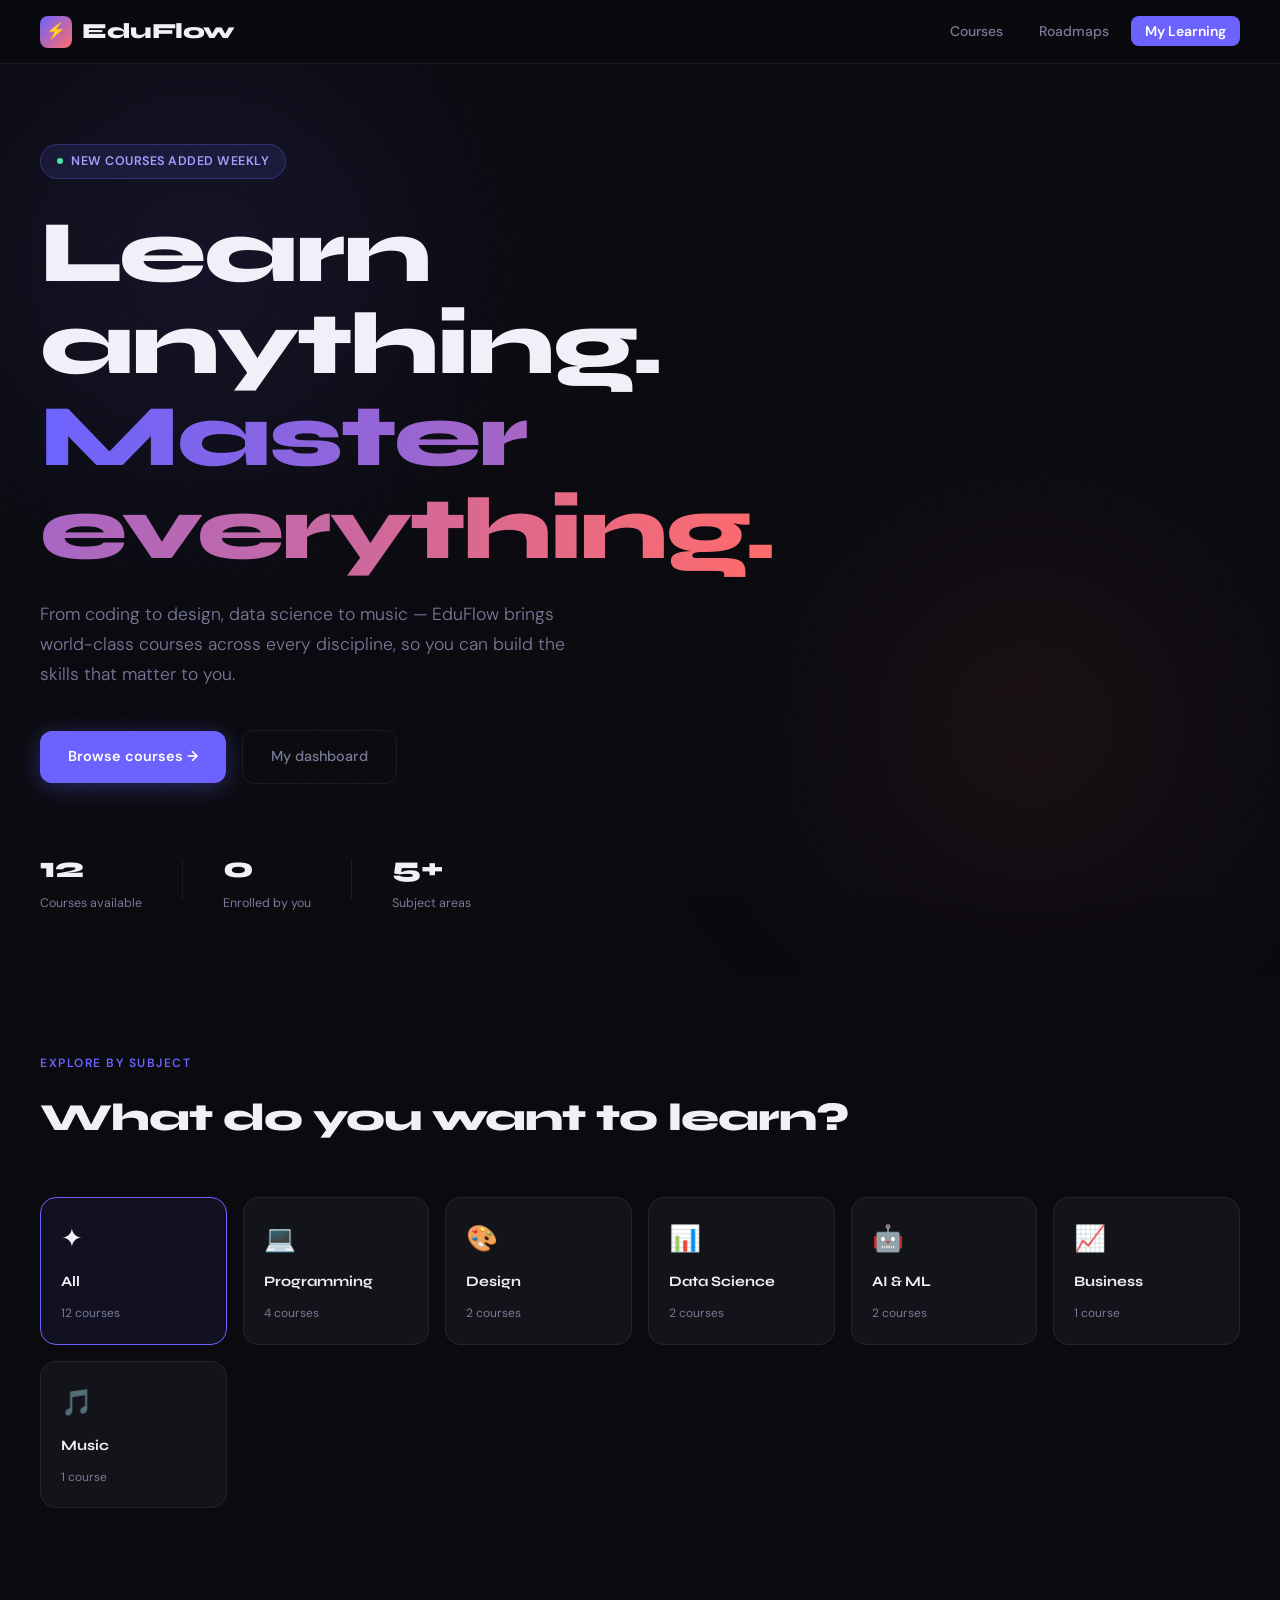
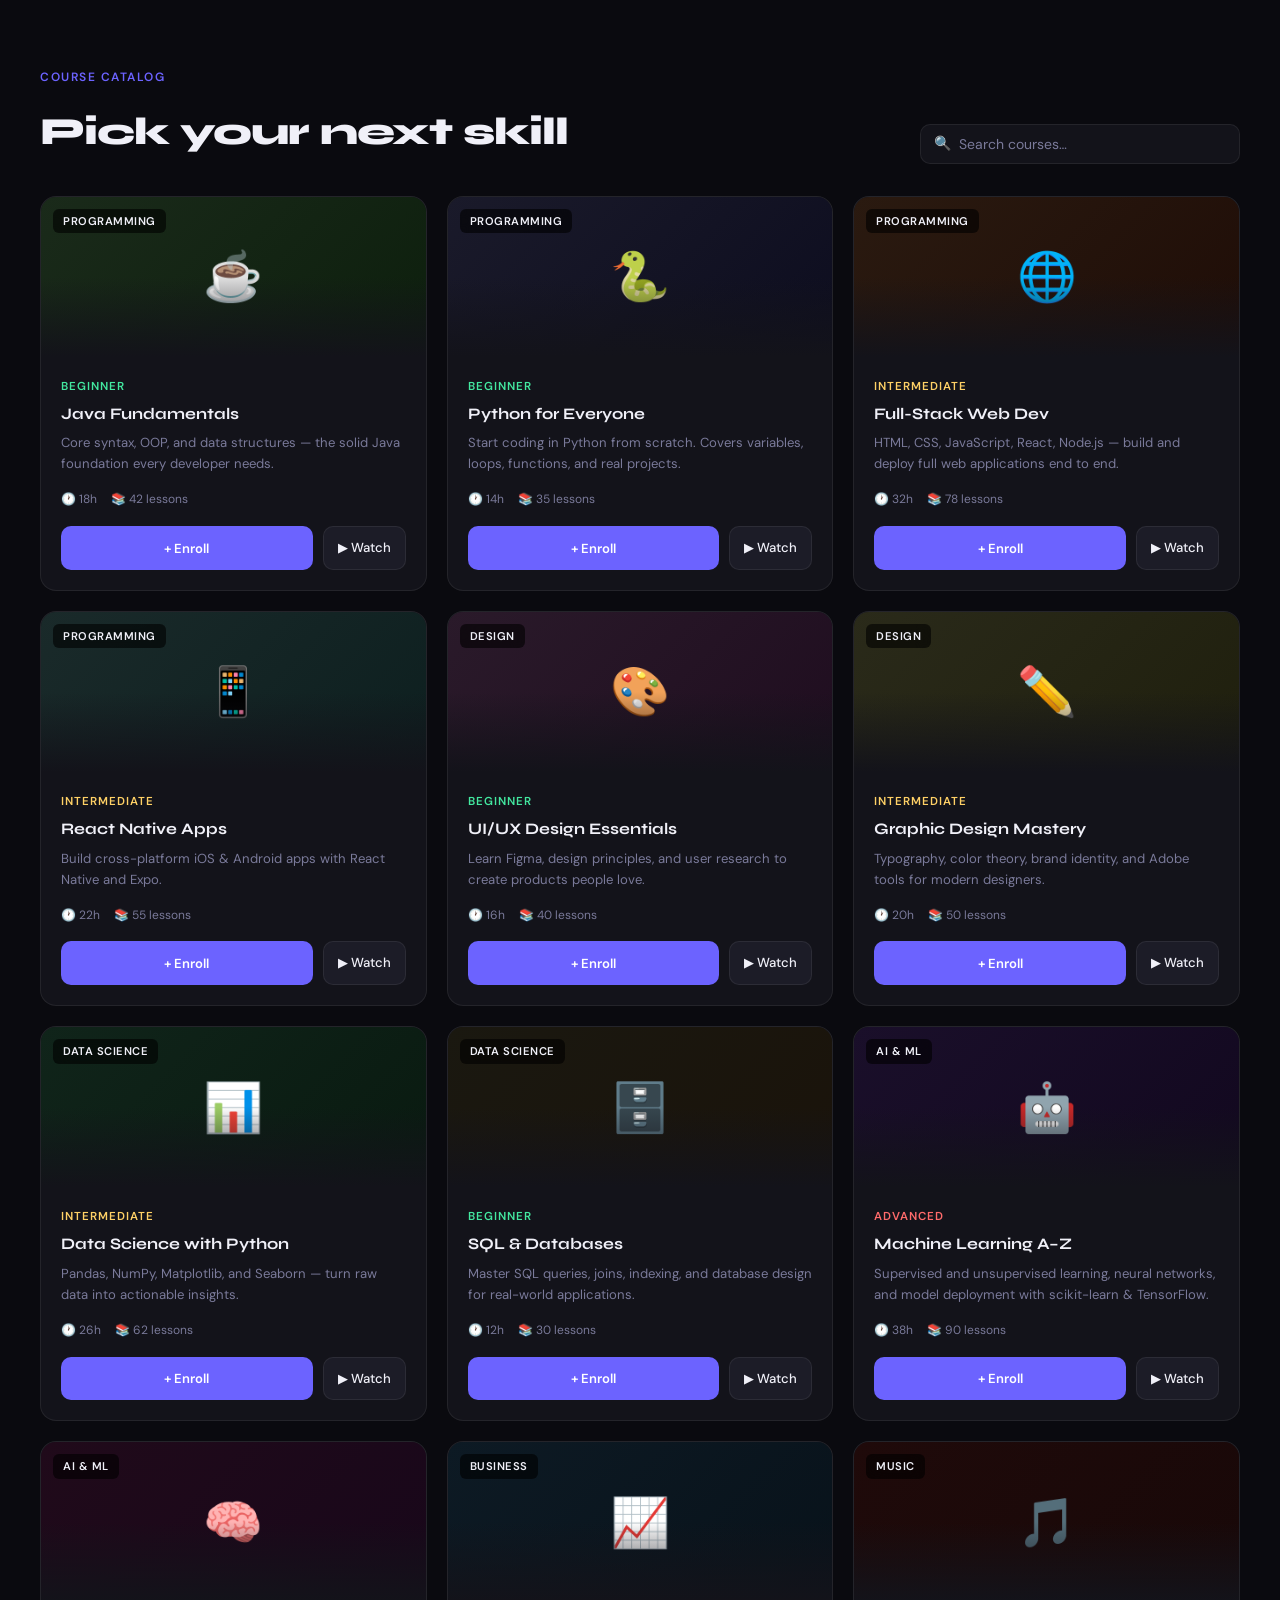
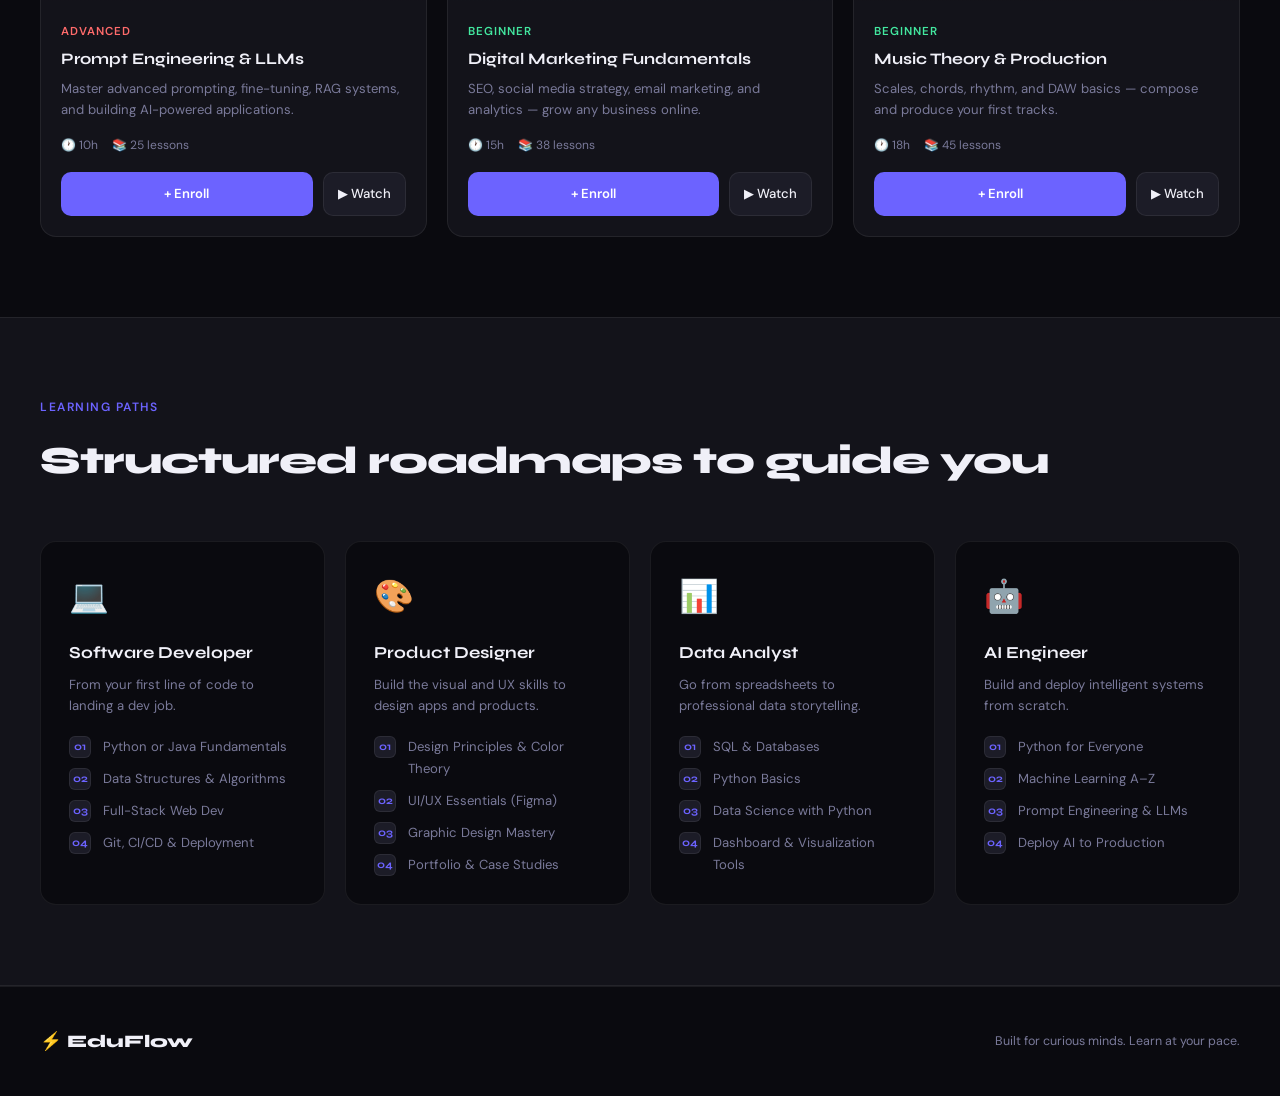
<file: frontend/index.html>
<!DOCTYPE html>
<html lang="en">
<head>
  <meta charset="UTF-8" />
  <meta name="viewport" content="width=device-width, initial-scale=1.0" />
  <title>EduFlow — Learn Anything</title>
  <link rel="preconnect" href="https://fonts.googleapis.com" />
  <link rel="preconnect" href="https://fonts.gstatic.com" crossorigin />
  <link href="https://fonts.googleapis.com/css2?family=Syne:wght@400;600;700;800&family=DM+Sans:ital,wght@0,300;0,400;0,500;1,300&display=swap" rel="stylesheet" />
  <style>
    *, *::before, *::after { box-sizing: border-box; margin: 0; padding: 0; }

    :root {
      --bg: #0a0a0f;
      --surface: #13131a;
      --surface2: #1c1c27;
      --border: rgba(255,255,255,0.07);
      --accent: #6c63ff;
      --accent2: #ff6b6b;
      --accent3: #43e8a0;
      --text: #f0f0f8;
      --muted: #7a7a9a;
      --card-radius: 16px;
      --font-display: 'Syne', sans-serif;
      --font-body: 'DM Sans', sans-serif;
    }

    html { scroll-behavior: smooth; }

    body {
      background: var(--bg);
      color: var(--text);
      font-family: var(--font-body);
      font-size: 15px;
      line-height: 1.65;
      overflow-x: hidden;
    }

    /* ── NOISE OVERLAY ── */
    body::before {
      content: '';
      position: fixed;
      inset: 0;
      background-image: url("data:image/svg+xml,%3Csvg xmlns='http://www.w3.org/2000/svg' width='300' height='300'%3E%3Cfilter id='n'%3E%3CfeTurbulence type='fractalNoise' baseFrequency='0.65' numOctaves='3' stitchTiles='stitch'/%3E%3C/filter%3E%3Crect width='300' height='300' filter='url(%23n)' opacity='0.04'/%3E%3C/svg%3E");
      pointer-events: none;
      z-index: 0;
      opacity: 0.5;
    }

    /* ── NAV ── */
    nav {
      position: sticky;
      top: 0;
      z-index: 100;
      display: flex;
      align-items: center;
      justify-content: space-between;
      padding: 0 40px;
      height: 64px;
      background: rgba(10,10,15,0.85);
      backdrop-filter: blur(20px);
      border-bottom: 1px solid var(--border);
    }

    .nav-logo {
      font-family: var(--font-display);
      font-size: 1.35rem;
      font-weight: 800;
      letter-spacing: -0.5px;
      text-decoration: none;
      color: var(--text);
      display: flex;
      align-items: center;
      gap: 10px;
    }

    .nav-logo-icon {
      width: 32px;
      height: 32px;
      background: linear-gradient(135deg, var(--accent), var(--accent2));
      border-radius: 8px;
      display: flex;
      align-items: center;
      justify-content: center;
      font-size: 16px;
    }

    .nav-links {
      display: flex;
      align-items: center;
      gap: 8px;
      list-style: none;
    }

    .nav-links a {
      text-decoration: none;
      color: var(--muted);
      font-size: 0.875rem;
      font-weight: 500;
      padding: 6px 14px;
      border-radius: 8px;
      transition: all 0.2s;
    }

    .nav-links a:hover { color: var(--text); background: var(--surface2); }

    .nav-cta {
      background: var(--accent) !important;
      color: #fff !important;
      font-weight: 600 !important;
    }

    .nav-cta:hover { background: #5a52e0 !important; }

    /* ── HERO ── */
    .hero {
      position: relative;
      min-height: 88vh;
      display: flex;
      flex-direction: column;
      justify-content: center;
      padding: 80px 40px 60px;
      overflow: hidden;
    }

    .hero-glow {
      position: absolute;
      border-radius: 50%;
      filter: blur(120px);
      pointer-events: none;
    }

    .hero-glow-1 {
      width: 600px; height: 600px;
      background: radial-gradient(circle, rgba(108,99,255,0.18) 0%, transparent 70%);
      top: -100px; left: -100px;
      animation: glow-drift 8s ease-in-out infinite alternate;
    }

    .hero-glow-2 {
      width: 500px; height: 500px;
      background: radial-gradient(circle, rgba(255,107,107,0.12) 0%, transparent 70%);
      bottom: 0; right: 0;
      animation: glow-drift 10s ease-in-out infinite alternate-reverse;
    }

    @keyframes glow-drift {
      from { transform: translate(0, 0); }
      to { transform: translate(40px, 30px); }
    }

    .hero-badge {
      display: inline-flex;
      align-items: center;
      gap: 8px;
      background: rgba(108,99,255,0.12);
      border: 1px solid rgba(108,99,255,0.3);
      border-radius: 100px;
      padding: 6px 16px;
      font-size: 0.78rem;
      font-weight: 600;
      color: #a89dff;
      letter-spacing: 0.5px;
      text-transform: uppercase;
      margin-bottom: 28px;
      width: fit-content;
      animation: fade-up 0.6s ease both;
    }

    .hero-badge::before {
      content: '';
      width: 6px; height: 6px;
      background: var(--accent3);
      border-radius: 50%;
      animation: pulse 2s ease infinite;
    }

    @keyframes pulse {
      0%,100% { opacity: 1; transform: scale(1); }
      50% { opacity: 0.5; transform: scale(0.8); }
    }

    .hero h1 {
      font-family: var(--font-display);
      font-size: clamp(2.8rem, 7vw, 5.5rem);
      font-weight: 800;
      line-height: 1.05;
      letter-spacing: -2px;
      max-width: 820px;
      animation: fade-up 0.7s 0.1s ease both;
    }

    .hero h1 .highlight {
      background: linear-gradient(90deg, var(--accent), var(--accent2));
      -webkit-background-clip: text;
      -webkit-text-fill-color: transparent;
      background-clip: text;
    }

    .hero-sub {
      margin-top: 24px;
      font-size: 1.1rem;
      font-weight: 300;
      color: var(--muted);
      max-width: 560px;
      line-height: 1.7;
      animation: fade-up 0.7s 0.2s ease both;
    }

    .hero-actions {
      display: flex;
      align-items: center;
      gap: 16px;
      margin-top: 40px;
      flex-wrap: wrap;
      animation: fade-up 0.7s 0.3s ease both;
    }

    .btn-primary {
      background: var(--accent);
      color: #fff;
      border: none;
      padding: 14px 28px;
      border-radius: 12px;
      font-family: var(--font-body);
      font-size: 0.9rem;
      font-weight: 600;
      cursor: pointer;
      text-decoration: none;
      display: inline-flex;
      align-items: center;
      gap: 8px;
      transition: all 0.2s;
      box-shadow: 0 4px 24px rgba(108,99,255,0.35);
    }

    .btn-primary:hover { background: #5a52e0; transform: translateY(-2px); box-shadow: 0 8px 32px rgba(108,99,255,0.45); }

    .btn-ghost {
      background: transparent;
      color: var(--muted);
      border: 1px solid var(--border);
      padding: 14px 28px;
      border-radius: 12px;
      font-family: var(--font-body);
      font-size: 0.9rem;
      font-weight: 500;
      cursor: pointer;
      text-decoration: none;
      transition: all 0.2s;
    }

    .btn-ghost:hover { color: var(--text); border-color: rgba(255,255,255,0.2); }

    .hero-stats {
      display: flex;
      align-items: center;
      gap: 40px;
      margin-top: 60px;
      animation: fade-up 0.7s 0.4s ease both;
    }

    .stat { text-align: left; }
    .stat-num {
      font-family: var(--font-display);
      font-size: 1.8rem;
      font-weight: 800;
      color: var(--text);
    }
    .stat-label { font-size: 0.78rem; color: var(--muted); margin-top: 2px; }

    .stat-divider { width: 1px; height: 40px; background: var(--border); }

    @keyframes fade-up {
      from { opacity: 0; transform: translateY(20px); }
      to { opacity: 1; transform: translateY(0); }
    }

    /* ── CATEGORIES ── */
    .section { padding: 80px 40px; position: relative; }

    .section-label {
      font-size: 0.75rem;
      font-weight: 600;
      color: var(--accent);
      text-transform: uppercase;
      letter-spacing: 1.5px;
      margin-bottom: 12px;
    }

    .section-title {
      font-family: var(--font-display);
      font-size: clamp(1.6rem, 4vw, 2.4rem);
      font-weight: 800;
      letter-spacing: -1px;
      margin-bottom: 48px;
    }

    .categories-grid {
      display: grid;
      grid-template-columns: repeat(auto-fill, minmax(180px, 1fr));
      gap: 16px;
    }

    .category-chip {
      background: var(--surface);
      border: 1px solid var(--border);
      border-radius: var(--card-radius);
      padding: 20px;
      cursor: pointer;
      transition: all 0.25s;
      display: flex;
      flex-direction: column;
      gap: 10px;
    }

    .category-chip:hover {
      border-color: var(--accent);
      background: var(--surface2);
      transform: translateY(-3px);
    }

    .category-chip.active {
      border-color: var(--accent);
      background: rgba(108,99,255,0.08);
    }

    .category-icon { font-size: 1.6rem; }
    .category-name { font-family: var(--font-display); font-size: 0.9rem; font-weight: 700; }
    .category-count { font-size: 0.75rem; color: var(--muted); }

    /* ── COURSES ── */
    .courses-header {
      display: flex;
      align-items: flex-end;
      justify-content: space-between;
      margin-bottom: 32px;
      flex-wrap: wrap;
      gap: 16px;
    }

    .search-wrap {
      position: relative;
      width: 320px;
    }

    .search-icon {
      position: absolute;
      left: 14px;
      top: 50%;
      transform: translateY(-50%);
      color: var(--muted);
      font-size: 14px;
    }

    #search {
      width: 100%;
      background: var(--surface);
      border: 1px solid var(--border);
      border-radius: 10px;
      padding: 10px 14px 10px 38px;
      font-family: var(--font-body);
      font-size: 0.875rem;
      color: var(--text);
      outline: none;
      transition: border-color 0.2s;
    }

    #search:focus { border-color: var(--accent); }
    #search::placeholder { color: var(--muted); }

    .courses-grid {
      display: grid;
      grid-template-columns: repeat(auto-fill, minmax(300px, 1fr));
      gap: 20px;
    }

    .course-card {
      background: var(--surface);
      border: 1px solid var(--border);
      border-radius: var(--card-radius);
      overflow: hidden;
      transition: all 0.3s;
      display: flex;
      flex-direction: column;
    }

    .course-card:hover {
      border-color: rgba(108,99,255,0.4);
      transform: translateY(-4px);
      box-shadow: 0 16px 40px rgba(0,0,0,0.4);
    }

    .course-thumb {
      height: 160px;
      display: flex;
      align-items: center;
      justify-content: center;
      font-size: 3rem;
      position: relative;
      overflow: hidden;
    }

    .course-thumb::after {
      content: '';
      position: absolute;
      inset: 0;
      background: linear-gradient(to bottom, transparent 50%, var(--surface) 100%);
    }

    .course-tag {
      position: absolute;
      top: 12px;
      left: 12px;
      background: rgba(0,0,0,0.6);
      backdrop-filter: blur(8px);
      border-radius: 6px;
      padding: 3px 10px;
      font-size: 0.7rem;
      font-weight: 600;
      text-transform: uppercase;
      letter-spacing: 0.5px;
      z-index: 1;
    }

    .course-body { padding: 20px; flex: 1; display: flex; flex-direction: column; }

    .course-level {
      font-size: 0.72rem;
      font-weight: 600;
      text-transform: uppercase;
      letter-spacing: 1px;
      margin-bottom: 8px;
    }

    .level-beginner { color: var(--accent3); }
    .level-intermediate { color: #ffd166; }
    .level-advanced { color: var(--accent2); }

    .course-title {
      font-family: var(--font-display);
      font-size: 1rem;
      font-weight: 700;
      line-height: 1.3;
      margin-bottom: 8px;
    }

    .course-desc { font-size: 0.82rem; color: var(--muted); line-height: 1.6; flex: 1; margin-bottom: 16px; }

    .course-meta {
      display: flex;
      align-items: center;
      gap: 14px;
      font-size: 0.75rem;
      color: var(--muted);
      margin-bottom: 16px;
    }

    .course-meta span { display: flex; align-items: center; gap: 4px; }

    .course-actions { display: flex; gap: 10px; }

    .btn-enroll {
      flex: 1;
      background: var(--accent);
      color: #fff;
      border: none;
      padding: 10px;
      border-radius: 10px;
      font-family: var(--font-body);
      font-size: 0.82rem;
      font-weight: 600;
      cursor: pointer;
      transition: all 0.2s;
    }

    .btn-enroll:hover { background: #5a52e0; }
    .btn-enroll.enrolled { background: var(--accent3); color: #0a2e1f; }

    .btn-watch {
      background: var(--surface2);
      color: var(--text);
      border: 1px solid var(--border);
      padding: 10px 14px;
      border-radius: 10px;
      font-family: var(--font-body);
      font-size: 0.82rem;
      font-weight: 500;
      cursor: pointer;
      text-decoration: none;
      display: inline-flex;
      align-items: center;
      gap: 6px;
      transition: all 0.2s;
    }

    .btn-watch:hover { border-color: var(--accent); color: var(--accent); }

    .no-results {
      text-align: center;
      padding: 60px;
      color: var(--muted);
      display: none;
    }

    /* ── ROADMAP ── */
    .roadmap-section { background: var(--surface); border-top: 1px solid var(--border); border-bottom: 1px solid var(--border); }

    .tracks-grid {
      display: grid;
      grid-template-columns: repeat(auto-fill, minmax(280px, 1fr));
      gap: 20px;
    }

    .track-card {
      background: var(--bg);
      border: 1px solid var(--border);
      border-radius: var(--card-radius);
      padding: 28px;
      transition: all 0.25s;
    }

    .track-card:hover { border-color: rgba(108,99,255,0.3); transform: translateY(-3px); }

    .track-icon { font-size: 2rem; margin-bottom: 16px; }

    .track-title {
      font-family: var(--font-display);
      font-size: 1.05rem;
      font-weight: 700;
      margin-bottom: 8px;
    }

    .track-desc { font-size: 0.82rem; color: var(--muted); margin-bottom: 20px; line-height: 1.6; }

    .track-steps { list-style: none; display: flex; flex-direction: column; gap: 10px; }

    .track-step {
      display: flex;
      align-items: flex-start;
      gap: 12px;
      font-size: 0.82rem;
      color: var(--muted);
    }

    .step-num {
      min-width: 22px;
      height: 22px;
      background: var(--surface2);
      border: 1px solid var(--border);
      border-radius: 6px;
      display: flex;
      align-items: center;
      justify-content: center;
      font-size: 0.68rem;
      font-weight: 700;
      color: var(--accent);
      font-family: var(--font-display);
    }

    /* ── FOOTER ── */
    footer {
      padding: 40px;
      border-top: 1px solid var(--border);
      display: flex;
      align-items: center;
      justify-content: space-between;
      flex-wrap: wrap;
      gap: 16px;
    }

    .footer-logo {
      font-family: var(--font-display);
      font-size: 1.1rem;
      font-weight: 800;
      color: var(--text);
    }

    .footer-note { font-size: 0.78rem; color: var(--muted); }

    /* ── PROGRESS BAR ── */
    .progress-bar {
      height: 4px;
      background: var(--surface2);
      border-radius: 2px;
      overflow: hidden;
      margin-top: 8px;
    }

    .progress-fill {
      height: 100%;
      background: linear-gradient(90deg, var(--accent), var(--accent3));
      border-radius: 2px;
      transition: width 0.4s ease;
    }
  </style>
</head>
<body>

  <!-- NAV -->
  <nav>
    <a class="nav-logo" href="index.html">
      <span class="nav-logo-icon">⚡</span>
      EduFlow
    </a>
    <ul class="nav-links">
      <li><a href="#courses">Courses</a></li>
      <li><a href="#roadmaps">Roadmaps</a></li>
      <li><a href="mycourses.html" class="nav-cta">My Learning</a></li>
    </ul>
  </nav>

  <!-- HERO -->
  <section class="hero">
    <div class="hero-glow hero-glow-1"></div>
    <div class="hero-glow hero-glow-2"></div>

    <span class="hero-badge">New courses added weekly</span>

    <h1>
      Learn anything.<br />
      <span class="highlight">Master everything.</span>
    </h1>

    <p class="hero-sub">
      From coding to design, data science to music — EduFlow brings world-class courses across every discipline, so you can build the skills that matter to you.
    </p>

    <div class="hero-actions">
      <a href="#courses" class="btn-primary">Browse courses →</a>
      <a href="mycourses.html" class="btn-ghost">My dashboard</a>
    </div>

    <div class="hero-stats">
      <div class="stat">
        <div class="stat-num" id="stat-courses">0</div>
        <div class="stat-label">Courses available</div>
      </div>
      <div class="stat-divider"></div>
      <div class="stat">
        <div class="stat-num" id="stat-enrolled">0</div>
        <div class="stat-label">Enrolled by you</div>
      </div>
      <div class="stat-divider"></div>
      <div class="stat">
        <div class="stat-num">5+</div>
        <div class="stat-label">Subject areas</div>
      </div>
    </div>
  </section>

  <!-- CATEGORIES -->
  <section class="section" id="categories">
    <div class="section-label">Explore by subject</div>
    <div class="section-title">What do you want to learn?</div>

    <div class="categories-grid" id="categories-grid"></div>
  </section>

  <!-- COURSES -->
  <section class="section" id="courses">
    <div class="courses-header">
      <div>
        <div class="section-label">Course catalog</div>
        <div class="section-title" style="margin-bottom:0">Pick your next skill</div>
      </div>
      <div class="search-wrap">
        <span class="search-icon">🔍</span>
        <input type="text" id="search" placeholder="Search courses…" />
      </div>
    </div>

    <div class="courses-grid" id="courses-grid"></div>
    <div class="no-results" id="no-results">No courses match your search. Try a different keyword.</div>
  </section>

  <!-- ROADMAPS -->
  <section class="section roadmap-section" id="roadmaps">
    <div class="section-label">Learning paths</div>
    <div class="section-title">Structured roadmaps to guide you</div>

    <div class="tracks-grid" id="tracks-grid"></div>
  </section>

  <!-- FOOTER -->
  <footer>
    <div class="footer-logo">⚡ EduFlow</div>
    <div class="footer-note">Built for curious minds. Learn at your pace.</div>
  </footer>

  <script>
    // ── DATA ──
    const categories = [
      { id: 'all',         icon: '✦', name: 'All',            count: 12 },
      { id: 'programming', icon: '💻', name: 'Programming',    count: 4  },
      { id: 'design',      icon: '🎨', name: 'Design',         count: 2  },
      { id: 'data',        icon: '📊', name: 'Data Science',   count: 2  },
      { id: 'ai',          icon: '🤖', name: 'AI & ML',        count: 2  },
      { id: 'business',    icon: '📈', name: 'Business',       count: 1  },
      { id: 'music',       icon: '🎵', name: 'Music',          count: 1  },
    ];

    const courses = [
      {
        id: 1, category: 'programming', emoji: '☕', bg: 'linear-gradient(135deg,#1a2a1a,#0d1f0d)',
        tag: 'Programming', level: 'beginner', title: 'Java Fundamentals',
        desc: 'Core syntax, OOP, and data structures — the solid Java foundation every developer needs.',
        duration: '18h', lessons: 42, youtube: 'https://www.youtube.com/results?search_query=java+fundamentals+course',
      },
      {
        id: 2, category: 'programming', emoji: '🐍', bg: 'linear-gradient(135deg,#1a1a2a,#0d0d1f)',
        tag: 'Programming', level: 'beginner', title: 'Python for Everyone',
        desc: 'Start coding in Python from scratch. Covers variables, loops, functions, and real projects.',
        duration: '14h', lessons: 35, youtube: 'https://www.youtube.com/results?search_query=python+beginner+course',
      },
      {
        id: 3, category: 'programming', emoji: '🌐', bg: 'linear-gradient(135deg,#2a1a10,#1f0d07)',
        tag: 'Programming', level: 'intermediate', title: 'Full-Stack Web Dev',
        desc: 'HTML, CSS, JavaScript, React, Node.js — build and deploy full web applications end to end.',
        duration: '32h', lessons: 78, youtube: 'https://www.youtube.com/results?search_query=full+stack+web+development+course',
      },
      {
        id: 4, category: 'programming', emoji: '📱', bg: 'linear-gradient(135deg,#1a2a2a,#0d1f1f)',
        tag: 'Programming', level: 'intermediate', title: 'React Native Apps',
        desc: 'Build cross-platform iOS & Android apps with React Native and Expo.',
        duration: '22h', lessons: 55, youtube: 'https://www.youtube.com/results?search_query=react+native+course',
      },
      {
        id: 5, category: 'design', emoji: '🎨', bg: 'linear-gradient(135deg,#2a1a2a,#1f0d1f)',
        tag: 'Design', level: 'beginner', title: 'UI/UX Design Essentials',
        desc: 'Learn Figma, design principles, and user research to create products people love.',
        duration: '16h', lessons: 40, youtube: 'https://www.youtube.com/results?search_query=ui+ux+design+course+figma',
      },
      {
        id: 6, category: 'design', emoji: '✏️', bg: 'linear-gradient(135deg,#2a2a1a,#1f1f0d)',
        tag: 'Design', level: 'intermediate', title: 'Graphic Design Mastery',
        desc: 'Typography, color theory, brand identity, and Adobe tools for modern designers.',
        duration: '20h', lessons: 50, youtube: 'https://www.youtube.com/results?search_query=graphic+design+course',
      },
      {
        id: 7, category: 'data', emoji: '📊', bg: 'linear-gradient(135deg,#10241a,#091a10)',
        tag: 'Data Science', level: 'intermediate', title: 'Data Science with Python',
        desc: 'Pandas, NumPy, Matplotlib, and Seaborn — turn raw data into actionable insights.',
        duration: '26h', lessons: 62, youtube: 'https://www.youtube.com/results?search_query=data+science+python+course',
      },
      {
        id: 8, category: 'data', emoji: '🗄️', bg: 'linear-gradient(135deg,#1a1810,#1a130a)',
        tag: 'Data Science', level: 'beginner', title: 'SQL & Databases',
        desc: 'Master SQL queries, joins, indexing, and database design for real-world applications.',
        duration: '12h', lessons: 30, youtube: 'https://www.youtube.com/results?search_query=sql+database+course+beginners',
      },
      {
        id: 9, category: 'ai', emoji: '🤖', bg: 'linear-gradient(135deg,#1a0f2a,#12081f)',
        tag: 'AI & ML', level: 'advanced', title: 'Machine Learning A–Z',
        desc: 'Supervised and unsupervised learning, neural networks, and model deployment with scikit-learn & TensorFlow.',
        duration: '38h', lessons: 90, youtube: 'https://www.youtube.com/results?search_query=machine+learning+course',
      },
      {
        id: 10, category: 'ai', emoji: '🧠', bg: 'linear-gradient(135deg,#200a1a,#18071a)',
        tag: 'AI & ML', level: 'advanced', title: 'Prompt Engineering & LLMs',
        desc: 'Master advanced prompting, fine-tuning, RAG systems, and building AI-powered applications.',
        duration: '10h', lessons: 25, youtube: 'https://www.youtube.com/results?search_query=prompt+engineering+llm+course',
      },
      {
        id: 11, category: 'business', emoji: '📈', bg: 'linear-gradient(135deg,#0d1a24,#08121a)',
        tag: 'Business', level: 'beginner', title: 'Digital Marketing Fundamentals',
        desc: 'SEO, social media strategy, email marketing, and analytics — grow any business online.',
        duration: '15h', lessons: 38, youtube: 'https://www.youtube.com/results?search_query=digital+marketing+course',
      },
      {
        id: 12, category: 'music', emoji: '🎵', bg: 'linear-gradient(135deg,#1f0a0a,#180808)',
        tag: 'Music', level: 'beginner', title: 'Music Theory & Production',
        desc: 'Scales, chords, rhythm, and DAW basics — compose and produce your first tracks.',
        duration: '18h', lessons: 45, youtube: 'https://www.youtube.com/results?search_query=music+theory+production+course',
      },
    ];

    const roadmaps = [
      {
        icon: '💻', title: 'Software Developer',
        desc: 'From your first line of code to landing a dev job.',
        steps: ['Python or Java Fundamentals', 'Data Structures & Algorithms', 'Full-Stack Web Dev', 'Git, CI/CD & Deployment'],
      },
      {
        icon: '🎨', title: 'Product Designer',
        desc: 'Build the visual and UX skills to design apps and products.',
        steps: ['Design Principles & Color Theory', 'UI/UX Essentials (Figma)', 'Graphic Design Mastery', 'Portfolio & Case Studies'],
      },
      {
        icon: '📊', title: 'Data Analyst',
        desc: 'Go from spreadsheets to professional data storytelling.',
        steps: ['SQL & Databases', 'Python Basics', 'Data Science with Python', 'Dashboard & Visualization Tools'],
      },
      {
        icon: '🤖', title: 'AI Engineer',
        desc: 'Build and deploy intelligent systems from scratch.',
        steps: ['Python for Everyone', 'Machine Learning A–Z', 'Prompt Engineering & LLMs', 'Deploy AI to Production'],
      },
    ];

    // ── STATE ──
    const enrolled = JSON.parse(localStorage.getItem('eduflow_enrolled') || '[]');
    let activeCategory = 'all';
    let searchQuery = '';

    function saveEnrolled() { localStorage.setItem('eduflow_enrolled', JSON.stringify(enrolled)); }

    // ── RENDER CATEGORIES ──
    function renderCategories() {
      const grid = document.getElementById('categories-grid');
      grid.innerHTML = categories.map(c => `
        <div class="category-chip ${c.id === activeCategory ? 'active' : ''}" onclick="setCategory('${c.id}')">
          <span class="category-icon">${c.icon}</span>
          <span class="category-name">${c.name}</span>
          <span class="category-count">${c.count} course${c.count !== 1 ? 's' : ''}</span>
        </div>
      `).join('');
    }

    function setCategory(id) {
      activeCategory = id;
      renderCategories();
      renderCourses();
    }

    // ── RENDER COURSES ──
    function renderCourses() {
      const grid = document.getElementById('courses-grid');
      const noRes = document.getElementById('no-results');
      const q = searchQuery.toLowerCase();

      const filtered = courses.filter(c => {
        const matchCat = activeCategory === 'all' || c.category === activeCategory;
        const matchQ = !q || c.title.toLowerCase().includes(q) || c.desc.toLowerCase().includes(q) || c.tag.toLowerCase().includes(q);
        return matchCat && matchQ;
      });

      if (filtered.length === 0) {
        grid.innerHTML = '';
        noRes.style.display = 'block';
      } else {
        noRes.style.display = 'none';
        grid.innerHTML = filtered.map(c => {
          const isEnrolled = enrolled.includes(c.id);
          return `
          <div class="course-card">
            <div class="course-thumb" style="background:${c.bg}">
              <span>${c.emoji}</span>
              <span class="course-tag">${c.tag}</span>
            </div>
            <div class="course-body">
              <div class="course-level level-${c.level}">${c.level.charAt(0).toUpperCase()+c.level.slice(1)}</div>
              <div class="course-title">${c.title}</div>
              <div class="course-desc">${c.desc}</div>
              <div class="course-meta">
                <span>🕐 ${c.duration}</span>
                <span>📚 ${c.lessons} lessons</span>
              </div>
              <div class="course-actions">
                <button class="btn-enroll ${isEnrolled ? 'enrolled' : ''}" onclick="toggleEnroll(${c.id})">
                  ${isEnrolled ? '✓ Enrolled' : '+ Enroll'}
                </button>
                <a class="btn-watch" href="${c.youtube}" target="_blank" rel="noopener">▶ Watch</a>
              </div>
            </div>
          </div>`;
        }).join('');
      }

      updateStats();
    }

    function toggleEnroll(id) {
      const idx = enrolled.indexOf(id);
      if (idx === -1) enrolled.push(id);
      else enrolled.splice(idx, 1);
      saveEnrolled();
      renderCourses();
    }

    // ── RENDER ROADMAPS ──
    function renderRoadmaps() {
      document.getElementById('tracks-grid').innerHTML = roadmaps.map(r => `
        <div class="track-card">
          <div class="track-icon">${r.icon}</div>
          <div class="track-title">${r.title}</div>
          <div class="track-desc">${r.desc}</div>
          <ul class="track-steps">
            ${r.steps.map((s, i) => `
              <li class="track-step">
                <span class="step-num">${String(i+1).padStart(2,'0')}</span>
                <span>${s}</span>
              </li>`).join('')}
          </ul>
        </div>`).join('');
    }

    // ── STATS ──
    function updateStats() {
      document.getElementById('stat-courses').textContent = courses.length;
      document.getElementById('stat-enrolled').textContent = enrolled.length;
    }

    // ── ANIMATE STATS ──
    function animateCount(el, target) {
      let current = 0;
      const step = Math.ceil(target / 20);
      const timer = setInterval(() => {
        current = Math.min(current + step, target);
        el.textContent = current;
        if (current >= target) clearInterval(timer);
      }, 40);
    }

    // ── SEARCH ──
    document.getElementById('search').addEventListener('input', e => {
      searchQuery = e.target.value;
      renderCourses();
    });

    // ── INIT ──
    renderCategories();
    renderCourses();
    renderRoadmaps();
    setTimeout(() => {
      animateCount(document.getElementById('stat-courses'), courses.length);
      animateCount(document.getElementById('stat-enrolled'), enrolled.length);
    }, 600);
  </script>
</body>
</html>
</file>
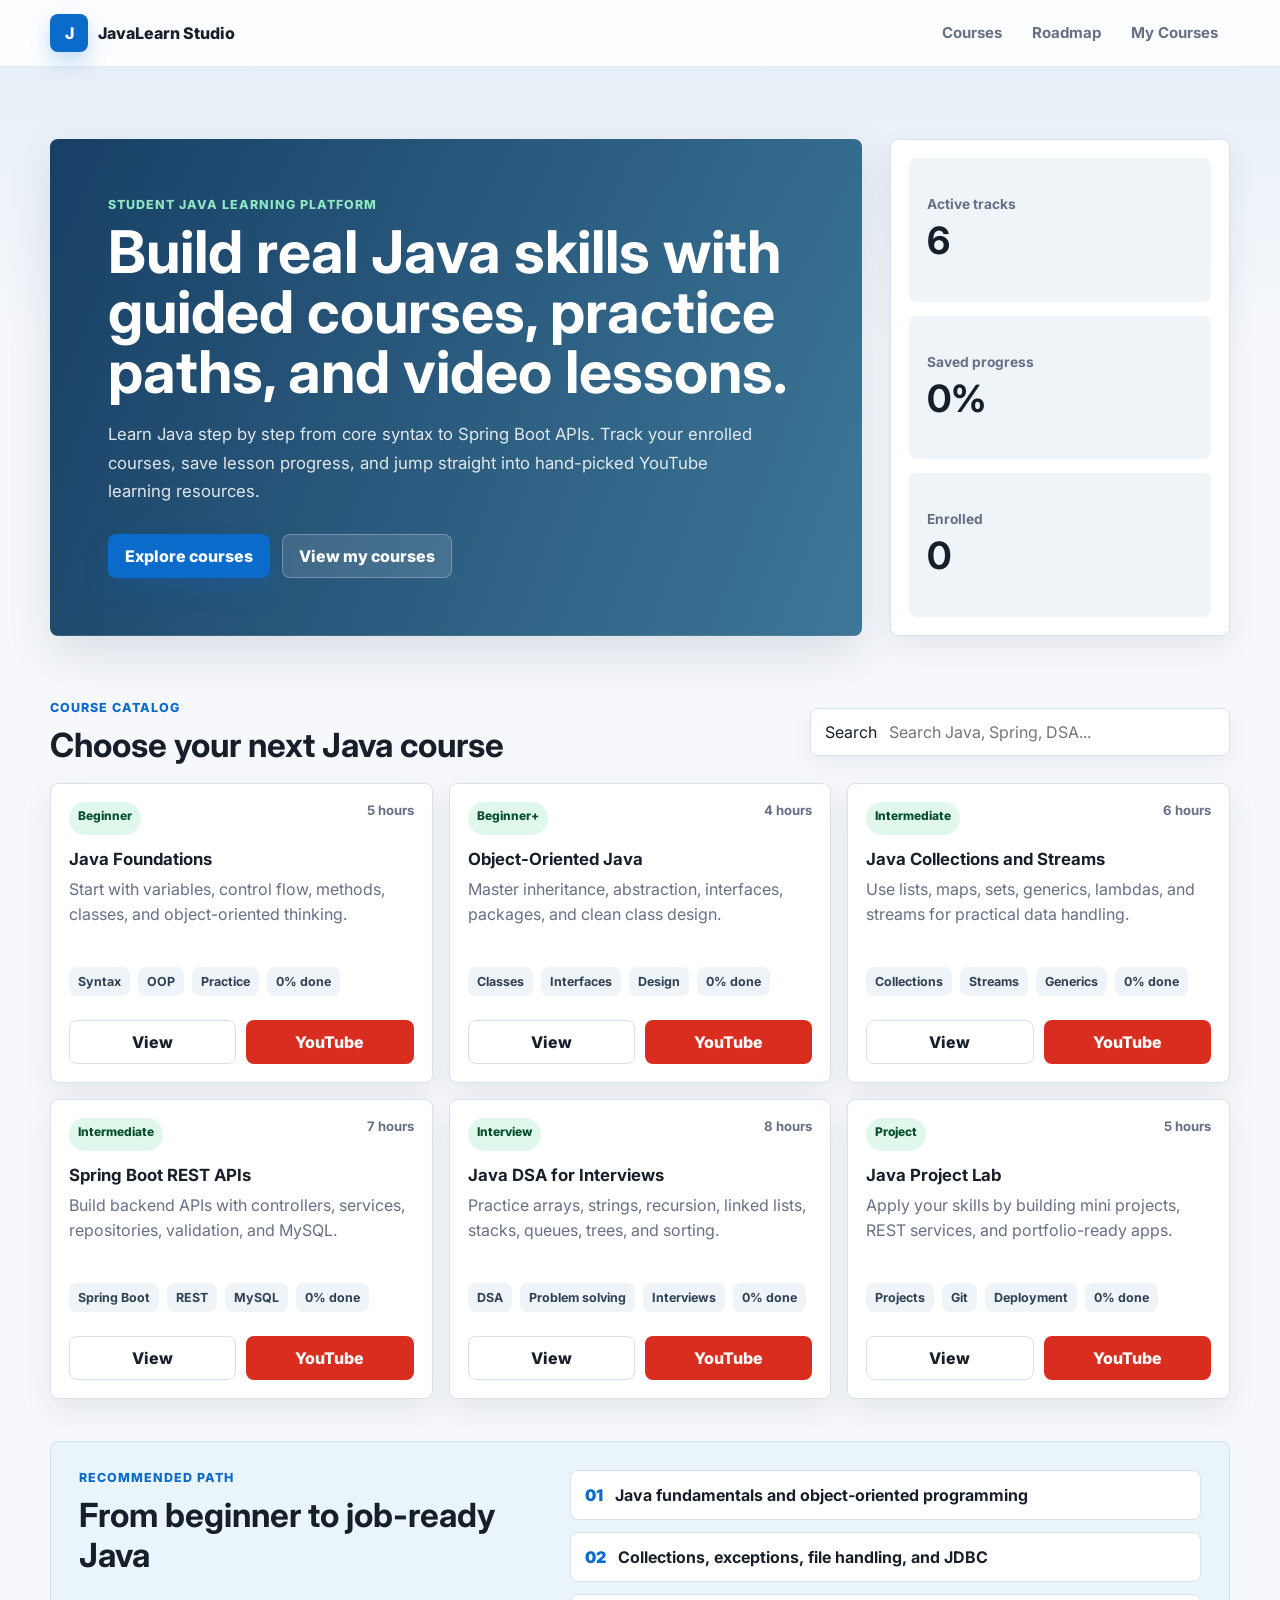
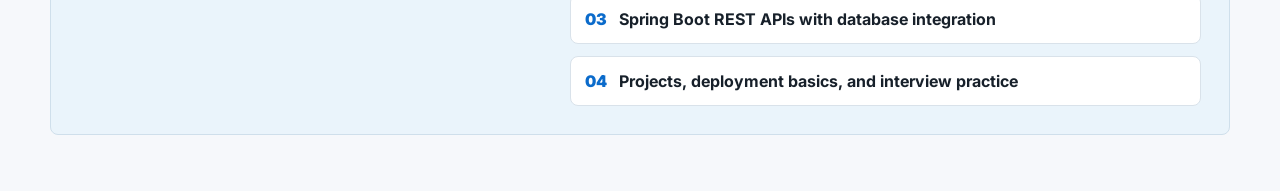
<file: online-learning-platform/frontend/index.html>
<!DOCTYPE html>
<html lang="en">
<head>
    <meta charset="UTF-8">
    <meta name="viewport" content="width=device-width, initial-scale=1.0">
    <title>JavaLearn Studio</title>
    <link rel="preconnect" href="https://fonts.googleapis.com">
    <link rel="preconnect" href="https://fonts.gstatic.com" crossorigin>
    <link href="https://fonts.googleapis.com/css2?family=Inter:wght@400;500;600;700;800&display=swap" rel="stylesheet">
    <link rel="stylesheet" href="style.css">
</head>
<body>
    <header class="topbar">
        <a class="brand" href="index.html" aria-label="JavaLearn Studio home">
            <span class="brand-mark">J</span>
            <span>JavaLearn Studio</span>
        </a>

        <nav class="nav-links" aria-label="Primary navigation">
            <a href="#courses">Courses</a>
            <a href="#roadmap">Roadmap</a>
            <a href="mycourses.html">My Courses</a>
        </nav>
    </header>

    <main>
        <section class="hero-shell">
            <div class="hero-copy">
                <p class="eyebrow">Student Java learning platform</p>
                <h1>Build real Java skills with guided courses, practice paths, and video lessons.</h1>
                <p class="hero-text">Learn Java step by step from core syntax to Spring Boot APIs. Track your enrolled courses, save lesson progress, and jump straight into hand-picked YouTube learning resources.</p>

                <div class="hero-actions">
                    <a class="button primary" href="#courses">Explore courses</a>
                    <a class="button ghost" href="mycourses.html">View my courses</a>
                </div>
            </div>

            <aside class="hero-panel" aria-label="Learning summary">
                <div>
                    <span class="metric-label">Active tracks</span>
                    <strong id="activeTracks">6</strong>
                </div>
                <div>
                    <span class="metric-label">Saved progress</span>
                    <strong id="savedProgress">0%</strong>
                </div>
                <div>
                    <span class="metric-label">Enrolled</span>
                    <strong id="enrolledCount">0</strong>
                </div>
            </aside>
        </section>

        <section class="section-toolbar" id="courses" aria-labelledby="coursesTitle">
            <div>
                <p class="eyebrow">Course catalog</p>
                <h2 id="coursesTitle">Choose your next Java course</h2>
            </div>

            <div class="search-wrap">
                <span aria-hidden="true">Search</span>
                <input type="search" id="search" placeholder="Search Java, Spring, DSA..." autocomplete="off">
            </div>
        </section>

        <section class="course-grid" id="course-list" aria-live="polite"></section>

        <section class="detail-drawer" id="course-details" hidden>
            <div class="detail-header">
                <button class="icon-button" type="button" onclick="backToCourses()" aria-label="Back to course list">&larr;</button>
                <div id="course-info"></div>
            </div>

            <div class="detail-layout">
                <div class="lesson-panel">
                    <div class="panel-title">
                        <h3>Lesson progress</h3>
                        <span id="progressText">0% completed</span>
                    </div>
                    <progress id="progressBar" value="0" max="100"></progress>
                    <div id="lessonList" class="lesson-list"></div>
                </div>

                <aside class="action-panel">
                    <button class="button primary full" type="button" onclick="enrollCourse()">Enroll course</button>
                    <a id="youtubeLink" class="button youtube full" href="#" target="_blank" rel="noopener">Start on YouTube</a>
                    <p>Course progress is saved in this browser so students can return later.</p>
                </aside>
            </div>
        </section>

        <section class="roadmap" id="roadmap" aria-labelledby="roadmapTitle">
            <div>
                <p class="eyebrow">Recommended path</p>
                <h2 id="roadmapTitle">From beginner to job-ready Java</h2>
            </div>
            <ol class="roadmap-list">
                <li><span>01</span>Java fundamentals and object-oriented programming</li>
                <li><span>02</span>Collections, exceptions, file handling, and JDBC</li>
                <li><span>03</span>Spring Boot REST APIs with database integration</li>
                <li><span>04</span>Projects, deployment basics, and interview practice</li>
            </ol>
        </section>
    </main>

    <script src="script.js"></script>
</body>
</html>
</file>
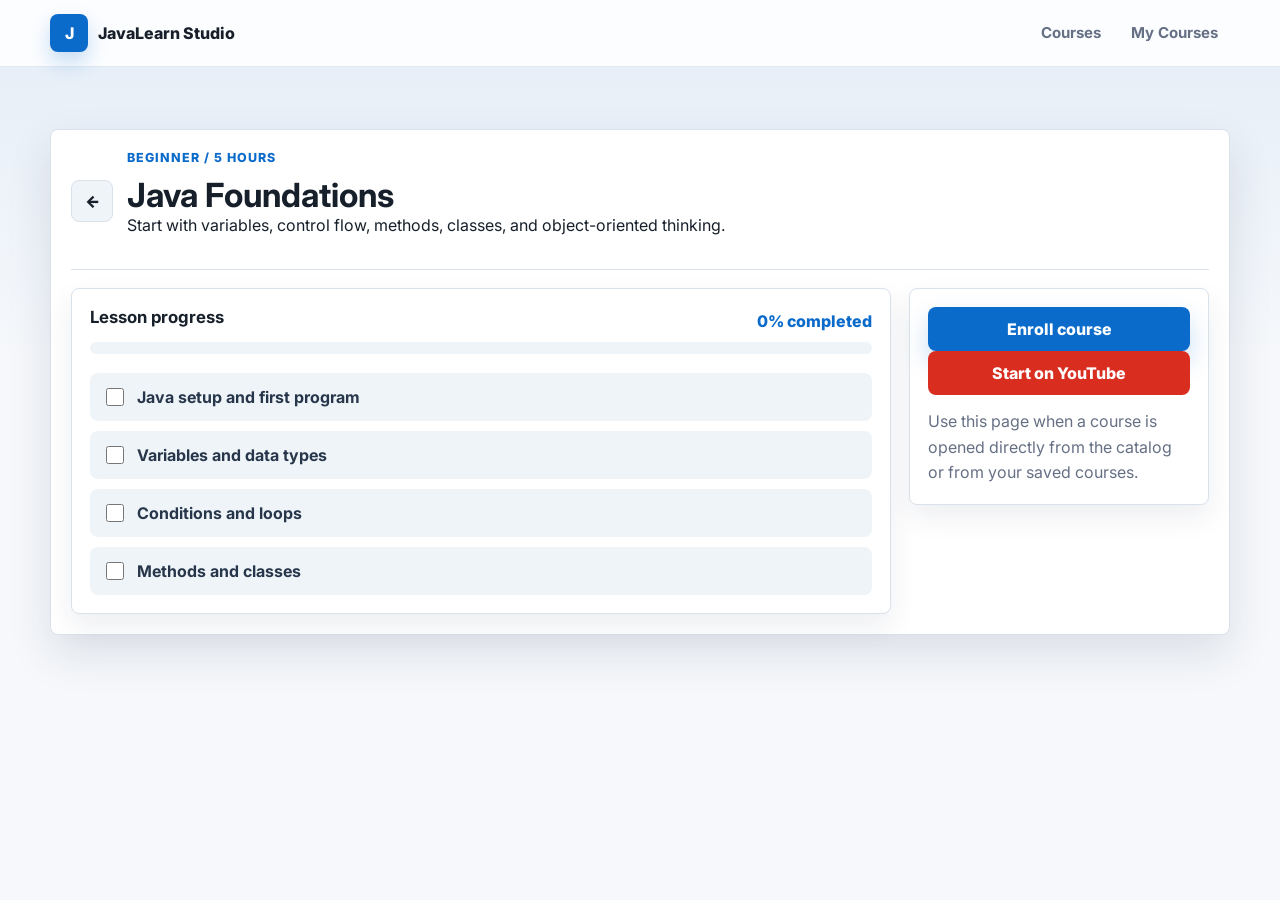
<file: frontend/course.html>
<!DOCTYPE html>
<html lang="en">
<head>
    <meta charset="UTF-8">
    <meta name="viewport" content="width=device-width, initial-scale=1.0">
    <title>Course Details | JavaLearn Studio</title>
    <link rel="preconnect" href="https://fonts.googleapis.com">
    <link rel="preconnect" href="https://fonts.gstatic.com" crossorigin>
    <link href="https://fonts.googleapis.com/css2?family=Inter:wght@400;500;600;700;800&display=swap" rel="stylesheet">
    <link rel="stylesheet" href="style.css">
</head>
<body data-page="course">
    <header class="topbar">
        <a class="brand" href="index.html">
            <span class="brand-mark">J</span>
            <span>JavaLearn Studio</span>
        </a>
        <nav class="nav-links" aria-label="Primary navigation">
            <a href="index.html#courses">Courses</a>
            <a href="mycourses.html">My Courses</a>
        </nav>
    </header>

    <main>
        <section class="detail-drawer standalone" id="course-details">
            <div class="detail-header">
                <a class="icon-button" href="index.html#courses" aria-label="Back to courses">&larr;</a>
                <div id="course-info"></div>
            </div>

            <div class="detail-layout">
                <div class="lesson-panel">
                    <div class="panel-title">
                        <h3>Lesson progress</h3>
                        <span id="progressText">0% completed</span>
                    </div>
                    <progress id="progressBar" value="0" max="100"></progress>
                    <div id="lessonList" class="lesson-list"></div>
                </div>

                <aside class="action-panel">
                    <button class="button primary full" type="button" onclick="enrollCourse()">Enroll course</button>
                    <a id="youtubeLink" class="button youtube full" href="#" target="_blank" rel="noopener">Start on YouTube</a>
                    <p>Use this page when a course is opened directly from the catalog or from your saved courses.</p>
                </aside>
            </div>
        </section>
    </main>

    <script src="script.js"></script>
</body>
</html>
</file>
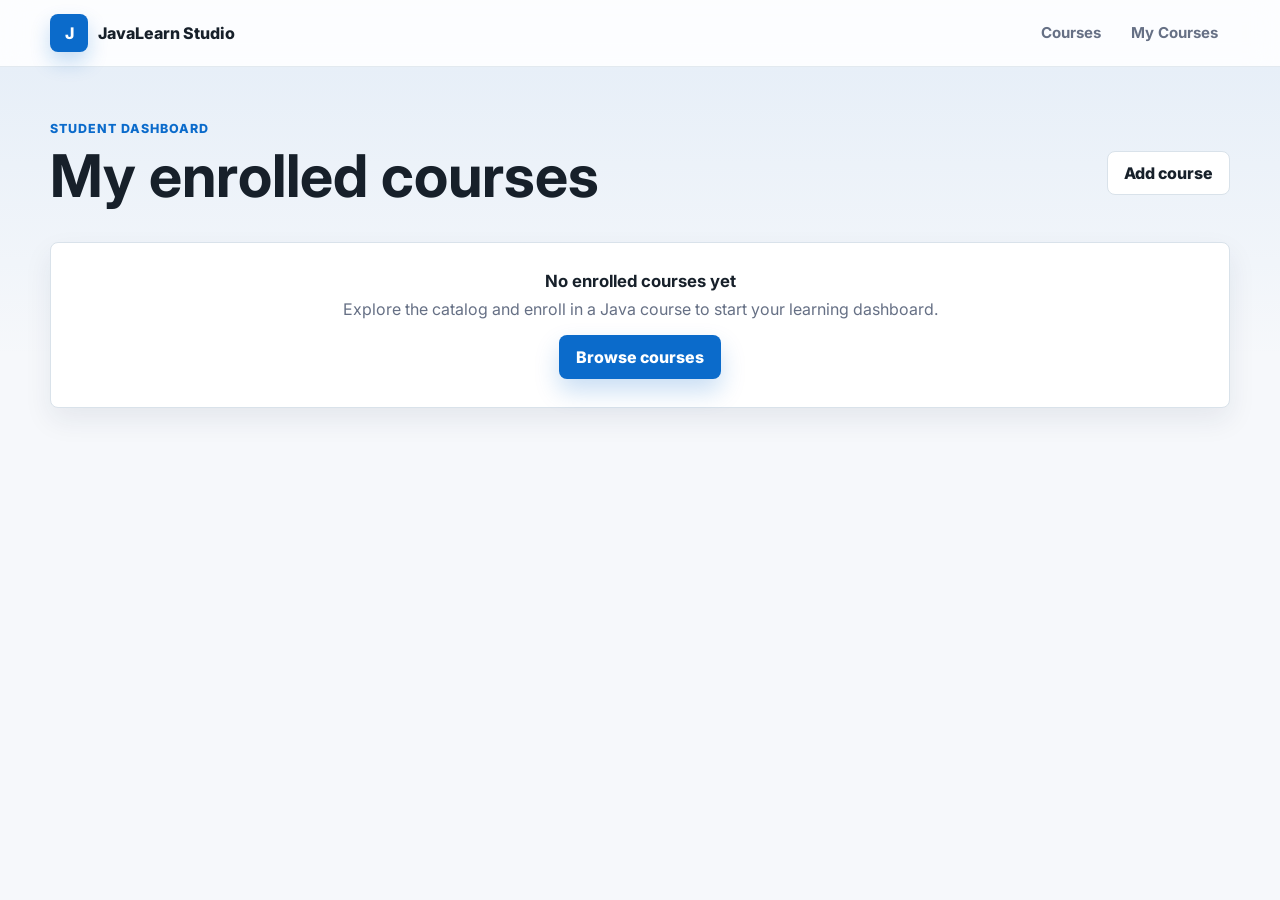
<file: online-learning-platform/frontend/mycourses.html>
<!DOCTYPE html>
<html lang="en">
<head>
    <meta charset="UTF-8">
    <meta name="viewport" content="width=device-width, initial-scale=1.0">
    <title>My Courses | JavaLearn Studio</title>
    <link rel="preconnect" href="https://fonts.googleapis.com">
    <link rel="preconnect" href="https://fonts.gstatic.com" crossorigin>
    <link href="https://fonts.googleapis.com/css2?family=Inter:wght@400;500;600;700;800&display=swap" rel="stylesheet">
    <link rel="stylesheet" href="style.css">
</head>
<body data-page="mycourses">
    <header class="topbar">
        <a class="brand" href="index.html">
            <span class="brand-mark">J</span>
            <span>JavaLearn Studio</span>
        </a>
        <nav class="nav-links" aria-label="Primary navigation">
            <a href="index.html#courses">Courses</a>
            <a href="mycourses.html">My Courses</a>
        </nav>
    </header>

    <main>
        <section class="section-toolbar">
            <div>
                <p class="eyebrow">Student dashboard</p>
                <h1>My enrolled courses</h1>
            </div>
            <a class="button ghost" href="index.html#courses">Add course</a>
        </section>

        <section class="course-grid" id="myCourseList" aria-live="polite"></section>
    </main>

    <script src="script.js"></script>
</body>
</html>
</file>
<file: online-learning-platform/frontend/style.css>
:root {
    color-scheme: light;
    --bg: #f6f8fb;
    --surface: #ffffff;
    --surface-soft: #eef4f8;
    --ink: #17202a;
    --muted: #667085;
    --line: #d9e2ea;
    --primary: #0b6bcb;
    --primary-dark: #084f94;
    --accent: #15a66a;
    --warning: #f59f00;
    --youtube: #d92d20;
    --shadow: 0 18px 45px rgba(24, 39, 75, 0.12);
}

* {
    box-sizing: border-box;
}

html {
    scroll-behavior: smooth;
}

body {
    min-height: 100vh;
    margin: 0;
    font-family: "Inter", Arial, sans-serif;
    color: var(--ink);
    background:
        linear-gradient(180deg, rgba(11, 107, 203, 0.08), rgba(246, 248, 251, 0) 360px),
        var(--bg);
}

a {
    color: inherit;
    text-decoration: none;
}

button,
input {
    font: inherit;
}

main {
    width: min(1180px, calc(100% - 32px));
    margin: 0 auto;
    padding: 26px 0 56px;
}

.topbar {
    position: sticky;
    top: 0;
    z-index: 10;
    display: flex;
    align-items: center;
    justify-content: space-between;
    gap: 18px;
    padding: 14px max(18px, calc((100vw - 1180px) / 2));
    background: rgba(255, 255, 255, 0.88);
    border-bottom: 1px solid rgba(217, 226, 234, 0.75);
    backdrop-filter: blur(14px);
}

.brand,
.nav-links,
.hero-actions,
.section-toolbar,
.search-wrap,
.detail-header,
.panel-title,
.card-meta,
.card-actions,
.lesson-item {
    display: flex;
    align-items: center;
}

.brand {
    gap: 10px;
    font-weight: 800;
    letter-spacing: 0;
}

.brand-mark {
    display: grid;
    width: 38px;
    height: 38px;
    place-items: center;
    color: #fff;
    background: var(--primary);
    border-radius: 8px;
    box-shadow: 0 10px 20px rgba(11, 107, 203, 0.24);
}

.nav-links {
    gap: 6px;
}

.nav-links a {
    min-height: 38px;
    padding: 9px 12px;
    border-radius: 8px;
    color: var(--muted);
    font-size: 0.94rem;
    font-weight: 700;
}

.nav-links a:hover,
.nav-links a:focus-visible {
    color: var(--ink);
    background: var(--surface-soft);
}

.hero-shell {
    display: grid;
    grid-template-columns: minmax(0, 1fr) 340px;
    gap: 28px;
    align-items: stretch;
    padding: 46px 0 36px;
}

.hero-copy {
    min-height: 390px;
    padding: clamp(28px, 5vw, 58px);
    color: #fff;
    background:
        linear-gradient(110deg, rgba(6, 48, 88, 0.92), rgba(9, 83, 123, 0.78)),
        url("https://images.unsplash.com/photo-1516321318423-f06f85e504b3?auto=format&fit=crop&w=1600&q=80");
    background-position: center;
    background-size: cover;
    border-radius: 8px;
    box-shadow: var(--shadow);
}

.eyebrow {
    margin: 0 0 10px;
    color: var(--primary);
    font-size: 0.78rem;
    font-weight: 800;
    letter-spacing: 0.08em;
    text-transform: uppercase;
}

.hero-copy .eyebrow {
    color: #8ee6c2;
}

h1,
h2,
h3,
p {
    margin-top: 0;
}

h1 {
    max-width: 780px;
    margin-bottom: 18px;
    font-size: clamp(2.1rem, 4.6vw, 4.45rem);
    line-height: 1.02;
    letter-spacing: 0;
}

h2 {
    margin-bottom: 0;
    font-size: clamp(1.55rem, 2.6vw, 2.35rem);
    letter-spacing: 0;
}

h3 {
    margin-bottom: 8px;
    font-size: 1.05rem;
}

.hero-text {
    max-width: 650px;
    color: rgba(255, 255, 255, 0.86);
    font-size: 1.05rem;
    line-height: 1.7;
}

.hero-actions {
    flex-wrap: wrap;
    gap: 12px;
    margin-top: 28px;
}

.button {
    display: inline-flex;
    min-height: 44px;
    align-items: center;
    justify-content: center;
    gap: 8px;
    padding: 11px 16px;
    border: 1px solid transparent;
    border-radius: 8px;
    cursor: pointer;
    font-weight: 800;
    transition: transform 160ms ease, box-shadow 160ms ease, background 160ms ease;
}

.button:hover,
.icon-button:hover {
    transform: translateY(-1px);
}

.primary {
    color: #fff;
    background: var(--primary);
    box-shadow: 0 12px 24px rgba(11, 107, 203, 0.22);
}

.primary:hover {
    background: var(--primary-dark);
}

.ghost {
    color: var(--ink);
    background: #fff;
    border-color: var(--line);
}

.hero-copy .ghost {
    color: #fff;
    background: rgba(255, 255, 255, 0.12);
    border-color: rgba(255, 255, 255, 0.26);
}

.youtube {
    color: #fff;
    background: var(--youtube);
}

.full {
    width: 100%;
}

.hero-panel,
.action-panel,
.lesson-panel,
.course-card,
.empty-state {
    background: var(--surface);
    border: 1px solid var(--line);
    border-radius: 8px;
    box-shadow: 0 12px 28px rgba(24, 39, 75, 0.08);
}

.hero-panel {
    display: grid;
    gap: 14px;
    padding: 18px;
}

.hero-panel div {
    display: grid;
    align-content: center;
    min-height: 105px;
    padding: 18px;
    background: var(--surface-soft);
    border-radius: 8px;
}

.metric-label {
    color: var(--muted);
    font-size: 0.86rem;
    font-weight: 700;
}

.hero-panel strong {
    margin-top: 6px;
    font-size: 2.35rem;
}

.section-toolbar {
    justify-content: space-between;
    gap: 18px;
    margin: 28px 0 18px;
}

.search-wrap {
    width: min(420px, 100%);
    gap: 10px;
    padding: 0 14px;
    background: #fff;
    border: 1px solid var(--line);
    border-radius: 8px;
    box-shadow: 0 8px 20px rgba(24, 39, 75, 0.06);
}

.search-wrap input {
    width: 100%;
    min-height: 46px;
    border: 0;
    outline: 0;
    color: var(--ink);
    background: transparent;
}

.course-grid {
    display: grid;
    grid-template-columns: repeat(3, minmax(0, 1fr));
    gap: 16px;
}

.course-card {
    display: grid;
    gap: 14px;
    min-height: 300px;
    padding: 18px;
}

.course-card p {
    color: var(--muted);
    line-height: 1.55;
}

.card-topline {
    display: flex;
    justify-content: space-between;
    gap: 10px;
}

.level-pill {
    width: fit-content;
    padding: 6px 9px;
    color: #084f2d;
    background: #dff8eb;
    border-radius: 999px;
    font-size: 0.75rem;
    font-weight: 800;
}

.duration {
    color: var(--muted);
    font-size: 0.82rem;
    font-weight: 700;
}

.card-meta {
    flex-wrap: wrap;
    gap: 8px;
}

.card-meta span {
    padding: 7px 9px;
    color: #314154;
    background: var(--surface-soft);
    border-radius: 8px;
    font-size: 0.78rem;
    font-weight: 700;
}

.card-actions {
    gap: 10px;
    align-self: end;
}

.card-actions .button {
    flex: 1;
}

.detail-drawer {
    margin-top: 26px;
    padding: 20px;
    background: #fff;
    border: 1px solid var(--line);
    border-radius: 8px;
    box-shadow: var(--shadow);
}

.standalone {
    margin-top: 36px;
}

.detail-header {
    gap: 14px;
    padding-bottom: 18px;
    border-bottom: 1px solid var(--line);
}

.icon-button {
    display: inline-grid;
    width: 42px;
    height: 42px;
    flex: 0 0 auto;
    place-items: center;
    color: var(--ink);
    background: var(--surface-soft);
    border: 1px solid var(--line);
    border-radius: 8px;
    cursor: pointer;
    font-weight: 900;
}

.detail-layout {
    display: grid;
    grid-template-columns: minmax(0, 1fr) 300px;
    gap: 18px;
    margin-top: 18px;
}

.lesson-panel,
.action-panel {
    padding: 18px;
}

.panel-title {
    justify-content: space-between;
    gap: 12px;
}

.panel-title span {
    color: var(--primary);
    font-weight: 800;
}

progress {
    width: 100%;
    height: 12px;
    overflow: hidden;
    border: 0;
    border-radius: 999px;
    background: var(--surface-soft);
}

progress::-webkit-progress-bar {
    background: var(--surface-soft);
}

progress::-webkit-progress-value {
    background: var(--accent);
}

progress::-moz-progress-bar {
    background: var(--accent);
}

.lesson-list {
    display: grid;
    gap: 10px;
    margin-top: 18px;
}

.lesson-item {
    justify-content: space-between;
    gap: 12px;
    padding: 12px;
    background: var(--surface-soft);
    border-radius: 8px;
}

.lesson-item label {
    display: flex;
    align-items: center;
    gap: 10px;
    color: #27364a;
    font-weight: 700;
}

.lesson-item input {
    width: 18px;
    height: 18px;
    accent-color: var(--accent);
}

.action-panel {
    align-self: start;
}

.action-panel p {
    margin: 14px 0 0;
    color: var(--muted);
    line-height: 1.6;
}

.roadmap {
    display: grid;
    grid-template-columns: 0.85fr 1.15fr;
    gap: 24px;
    margin-top: 42px;
    padding: 28px;
    background: #eaf4fb;
    border: 1px solid #cfdfeb;
    border-radius: 8px;
}

.roadmap-list {
    display: grid;
    gap: 12px;
    margin: 0;
    padding: 0;
    list-style: none;
}

.roadmap-list li {
    display: flex;
    gap: 12px;
    align-items: center;
    padding: 14px;
    background: #fff;
    border: 1px solid var(--line);
    border-radius: 8px;
    font-weight: 700;
}

.roadmap-list span {
    color: var(--primary);
    font-weight: 900;
}

.empty-state {
    grid-column: 1 / -1;
    padding: 28px;
    text-align: center;
}

.empty-state p {
    color: var(--muted);
}

@media (max-width: 900px) {
    .hero-shell,
    .detail-layout,
    .roadmap {
        grid-template-columns: 1fr;
    }

    .course-grid {
        grid-template-columns: repeat(2, minmax(0, 1fr));
    }
}

@media (max-width: 680px) {
    main {
        width: min(100% - 24px, 1180px);
        padding-top: 18px;
    }

    .topbar,
    .section-toolbar,
    .card-actions {
        align-items: stretch;
        flex-direction: column;
    }

    .nav-links {
        width: 100%;
        justify-content: space-between;
    }

    .hero-copy {
        min-height: 520px;
        padding: 26px;
    }

    .course-grid {
        grid-template-columns: 1fr;
    }
}
</file>
<file: frontend/style.css>
:root {
    color-scheme: light;
    --bg: #f6f8fb;
    --surface: #ffffff;
    --surface-soft: #eef4f8;
    --ink: #17202a;
    --muted: #667085;
    --line: #d9e2ea;
    --primary: #0b6bcb;
    --primary-dark: #084f94;
    --accent: #15a66a;
    --warning: #f59f00;
    --youtube: #d92d20;
    --shadow: 0 18px 45px rgba(24, 39, 75, 0.12);
}

* {
    box-sizing: border-box;
}

html {
    scroll-behavior: smooth;
}

body {
    min-height: 100vh;
    margin: 0;
    font-family: "Inter", Arial, sans-serif;
    color: var(--ink);
    background:
        linear-gradient(180deg, rgba(11, 107, 203, 0.08), rgba(246, 248, 251, 0) 360px),
        var(--bg);
}

a {
    color: inherit;
    text-decoration: none;
}

button,
input {
    font: inherit;
}

main {
    width: min(1180px, calc(100% - 32px));
    margin: 0 auto;
    padding: 26px 0 56px;
}

.topbar {
    position: sticky;
    top: 0;
    z-index: 10;
    display: flex;
    align-items: center;
    justify-content: space-between;
    gap: 18px;
    padding: 14px max(18px, calc((100vw - 1180px) / 2));
    background: rgba(255, 255, 255, 0.88);
    border-bottom: 1px solid rgba(217, 226, 234, 0.75);
    backdrop-filter: blur(14px);
}

.brand,
.nav-links,
.hero-actions,
.section-toolbar,
.search-wrap,
.detail-header,
.panel-title,
.card-meta,
.card-actions,
.lesson-item {
    display: flex;
    align-items: center;
}

.brand {
    gap: 10px;
    font-weight: 800;
    letter-spacing: 0;
}

.brand-mark {
    display: grid;
    width: 38px;
    height: 38px;
    place-items: center;
    color: #fff;
    background: var(--primary);
    border-radius: 8px;
    box-shadow: 0 10px 20px rgba(11, 107, 203, 0.24);
}

.nav-links {
    gap: 6px;
}

.nav-links a {
    min-height: 38px;
    padding: 9px 12px;
    border-radius: 8px;
    color: var(--muted);
    font-size: 0.94rem;
    font-weight: 700;
}

.nav-links a:hover,
.nav-links a:focus-visible {
    color: var(--ink);
    background: var(--surface-soft);
}

.hero-shell {
    display: grid;
    grid-template-columns: minmax(0, 1fr) 340px;
    gap: 28px;
    align-items: stretch;
    padding: 46px 0 36px;
}

.hero-copy {
    min-height: 390px;
    padding: clamp(28px, 5vw, 58px);
    color: #fff;
    background:
        linear-gradient(110deg, rgba(6, 48, 88, 0.92), rgba(9, 83, 123, 0.78)),
        url("https://images.unsplash.com/photo-1516321318423-f06f85e504b3?auto=format&fit=crop&w=1600&q=80");
    background-position: center;
    background-size: cover;
    border-radius: 8px;
    box-shadow: var(--shadow);
}

.eyebrow {
    margin: 0 0 10px;
    color: var(--primary);
    font-size: 0.78rem;
    font-weight: 800;
    letter-spacing: 0.08em;
    text-transform: uppercase;
}

.hero-copy .eyebrow {
    color: #8ee6c2;
}

h1,
h2,
h3,
p {
    margin-top: 0;
}

h1 {
    max-width: 780px;
    margin-bottom: 18px;
    font-size: clamp(2.1rem, 4.6vw, 4.45rem);
    line-height: 1.02;
    letter-spacing: 0;
}

h2 {
    margin-bottom: 0;
    font-size: clamp(1.55rem, 2.6vw, 2.35rem);
    letter-spacing: 0;
}

h3 {
    margin-bottom: 8px;
    font-size: 1.05rem;
}

.hero-text {
    max-width: 650px;
    color: rgba(255, 255, 255, 0.86);
    font-size: 1.05rem;
    line-height: 1.7;
}

.hero-actions {
    flex-wrap: wrap;
    gap: 12px;
    margin-top: 28px;
}

.button {
    display: inline-flex;
    min-height: 44px;
    align-items: center;
    justify-content: center;
    gap: 8px;
    padding: 11px 16px;
    border: 1px solid transparent;
    border-radius: 8px;
    cursor: pointer;
    font-weight: 800;
    transition: transform 160ms ease, box-shadow 160ms ease, background 160ms ease;
}

.button:hover,
.icon-button:hover {
    transform: translateY(-1px);
}

.primary {
    color: #fff;
    background: var(--primary);
    box-shadow: 0 12px 24px rgba(11, 107, 203, 0.22);
}

.primary:hover {
    background: var(--primary-dark);
}

.ghost {
    color: var(--ink);
    background: #fff;
    border-color: var(--line);
}

.hero-copy .ghost {
    color: #fff;
    background: rgba(255, 255, 255, 0.12);
    border-color: rgba(255, 255, 255, 0.26);
}

.youtube {
    color: #fff;
    background: var(--youtube);
}

.full {
    width: 100%;
}

.hero-panel,
.action-panel,
.lesson-panel,
.course-card,
.empty-state {
    background: var(--surface);
    border: 1px solid var(--line);
    border-radius: 8px;
    box-shadow: 0 12px 28px rgba(24, 39, 75, 0.08);
}

.hero-panel {
    display: grid;
    gap: 14px;
    padding: 18px;
}

.hero-panel div {
    display: grid;
    align-content: center;
    min-height: 105px;
    padding: 18px;
    background: var(--surface-soft);
    border-radius: 8px;
}

.metric-label {
    color: var(--muted);
    font-size: 0.86rem;
    font-weight: 700;
}

.hero-panel strong {
    margin-top: 6px;
    font-size: 2.35rem;
}

.section-toolbar {
    justify-content: space-between;
    gap: 18px;
    margin: 28px 0 18px;
}

.search-wrap {
    width: min(420px, 100%);
    gap: 10px;
    padding: 0 14px;
    background: #fff;
    border: 1px solid var(--line);
    border-radius: 8px;
    box-shadow: 0 8px 20px rgba(24, 39, 75, 0.06);
}

.search-wrap input {
    width: 100%;
    min-height: 46px;
    border: 0;
    outline: 0;
    color: var(--ink);
    background: transparent;
}

.course-grid {
    display: grid;
    grid-template-columns: repeat(3, minmax(0, 1fr));
    gap: 16px;
}

.course-card {
    display: grid;
    gap: 14px;
    min-height: 300px;
    padding: 18px;
}

.course-card p {
    color: var(--muted);
    line-height: 1.55;
}

.card-topline {
    display: flex;
    justify-content: space-between;
    gap: 10px;
}

.level-pill {
    width: fit-content;
    padding: 6px 9px;
    color: #084f2d;
    background: #dff8eb;
    border-radius: 999px;
    font-size: 0.75rem;
    font-weight: 800;
}

.duration {
    color: var(--muted);
    font-size: 0.82rem;
    font-weight: 700;
}

.card-meta {
    flex-wrap: wrap;
    gap: 8px;
}

.card-meta span {
    padding: 7px 9px;
    color: #314154;
    background: var(--surface-soft);
    border-radius: 8px;
    font-size: 0.78rem;
    font-weight: 700;
}

.card-actions {
    gap: 10px;
    align-self: end;
}

.card-actions .button {
    flex: 1;
}

.detail-drawer {
    margin-top: 26px;
    padding: 20px;
    background: #fff;
    border: 1px solid var(--line);
    border-radius: 8px;
    box-shadow: var(--shadow);
}

.standalone {
    margin-top: 36px;
}

.detail-header {
    gap: 14px;
    padding-bottom: 18px;
    border-bottom: 1px solid var(--line);
}

.icon-button {
    display: inline-grid;
    width: 42px;
    height: 42px;
    flex: 0 0 auto;
    place-items: center;
    color: var(--ink);
    background: var(--surface-soft);
    border: 1px solid var(--line);
    border-radius: 8px;
    cursor: pointer;
    font-weight: 900;
}

.detail-layout {
    display: grid;
    grid-template-columns: minmax(0, 1fr) 300px;
    gap: 18px;
    margin-top: 18px;
}

.lesson-panel,
.action-panel {
    padding: 18px;
}

.panel-title {
    justify-content: space-between;
    gap: 12px;
}

.panel-title span {
    color: var(--primary);
    font-weight: 800;
}

progress {
    width: 100%;
    height: 12px;
    overflow: hidden;
    border: 0;
    border-radius: 999px;
    background: var(--surface-soft);
}

progress::-webkit-progress-bar {
    background: var(--surface-soft);
}

progress::-webkit-progress-value {
    background: var(--accent);
}

progress::-moz-progress-bar {
    background: var(--accent);
}

.lesson-list {
    display: grid;
    gap: 10px;
    margin-top: 18px;
}

.lesson-item {
    justify-content: space-between;
    gap: 12px;
    padding: 12px;
    background: var(--surface-soft);
    border-radius: 8px;
}

.lesson-item label {
    display: flex;
    align-items: center;
    gap: 10px;
    color: #27364a;
    font-weight: 700;
}

.lesson-item input {
    width: 18px;
    height: 18px;
    accent-color: var(--accent);
}

.action-panel {
    align-self: start;
}

.action-panel p {
    margin: 14px 0 0;
    color: var(--muted);
    line-height: 1.6;
}

.roadmap {
    display: grid;
    grid-template-columns: 0.85fr 1.15fr;
    gap: 24px;
    margin-top: 42px;
    padding: 28px;
    background: #eaf4fb;
    border: 1px solid #cfdfeb;
    border-radius: 8px;
}

.roadmap-list {
    display: grid;
    gap: 12px;
    margin: 0;
    padding: 0;
    list-style: none;
}

.roadmap-list li {
    display: flex;
    gap: 12px;
    align-items: center;
    padding: 14px;
    background: #fff;
    border: 1px solid var(--line);
    border-radius: 8px;
    font-weight: 700;
}

.roadmap-list span {
    color: var(--primary);
    font-weight: 900;
}

.empty-state {
    grid-column: 1 / -1;
    padding: 28px;
    text-align: center;
}

.empty-state p {
    color: var(--muted);
}

@media (max-width: 900px) {
    .hero-shell,
    .detail-layout,
    .roadmap {
        grid-template-columns: 1fr;
    }

    .course-grid {
        grid-template-columns: repeat(2, minmax(0, 1fr));
    }
}

@media (max-width: 680px) {
    main {
        width: min(100% - 24px, 1180px);
        padding-top: 18px;
    }

    .topbar,
    .section-toolbar,
    .card-actions {
        align-items: stretch;
        flex-direction: column;
    }

    .nav-links {
        width: 100%;
        justify-content: space-between;
    }

    .hero-copy {
        min-height: 520px;
        padding: 26px;
    }

    .course-grid {
        grid-template-columns: 1fr;
    }
}
</file>
